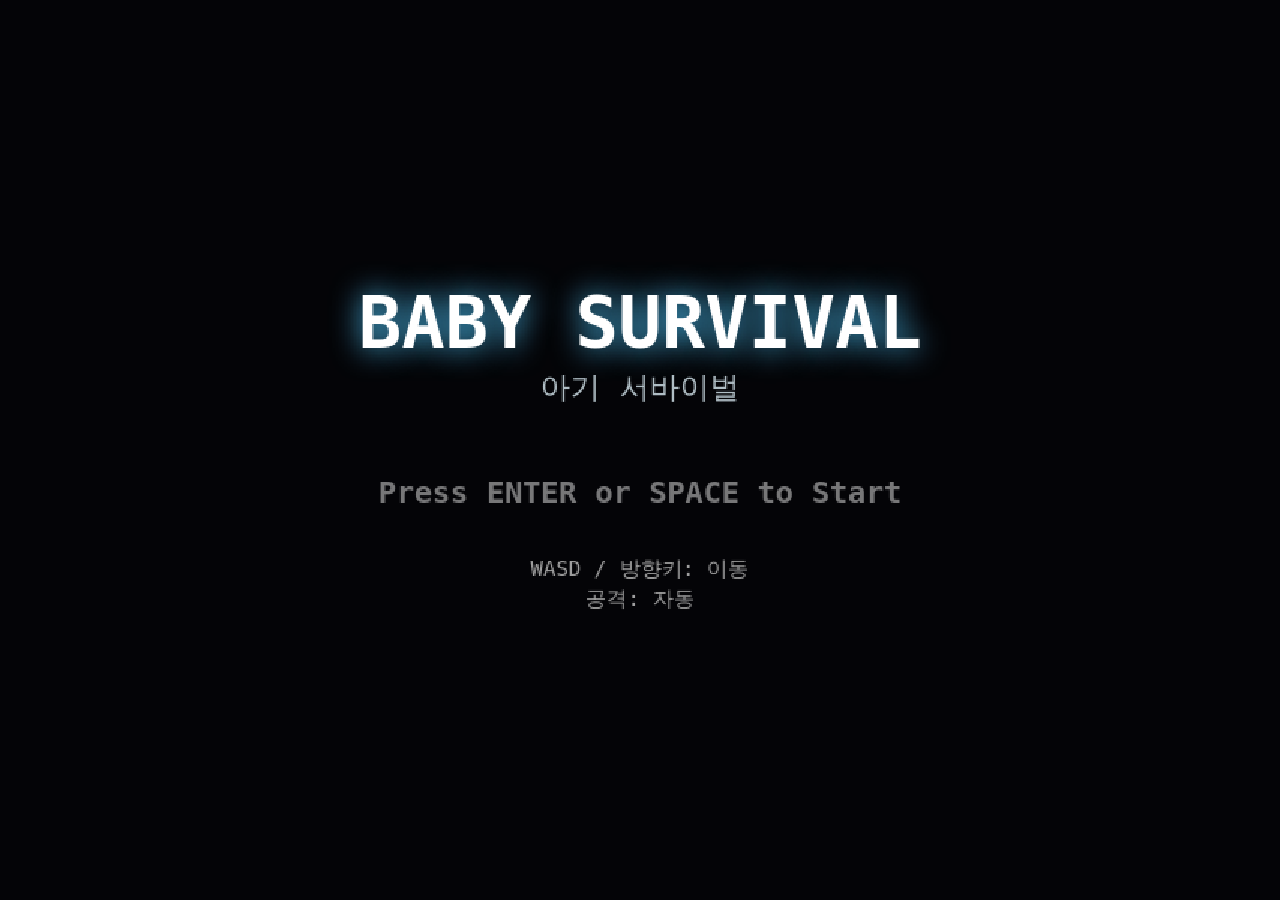
<file: src/index.html>
<!doctype html>
<html lang="ko">
	<head>
		<meta charset="UTF-8" />
		<meta
			name="viewport"
			content="width=device-width, initial-scale=1.0, maximum-scale=1.0, user-scalable=no, viewport-fit=cover"
		/>
		<meta name="apple-mobile-web-app-capable" content="yes" />
		<meta
			name="apple-mobile-web-app-status-bar-style"
			content="black-translucent"
		/>
		<meta name="mobile-web-app-capable" content="yes" />
		<title>Baby Survival</title>
		<style>
			* {
				margin: 0;
				padding: 0;
				box-sizing: border-box;
			}
			html,
			body {
				background: #0a0a1a;
				width: 100%;
				height: 100%;
				overflow: hidden;
				touch-action: none;
				-webkit-touch-callout: none;
				-webkit-user-select: none;
				user-select: none;
				position: fixed;
				top: 0;
				left: 0;
			}
			body {
				display: flex;
				justify-content: center;
				align-items: center;
			}
			canvas {
				image-rendering: pixelated;
				touch-action: none;
			}
		</style>
	</head>
	<body>
		<canvas id="gameCanvas"></canvas>
		<script type="module" src="js/main.js"></script>
	</body>
</html>
</file>
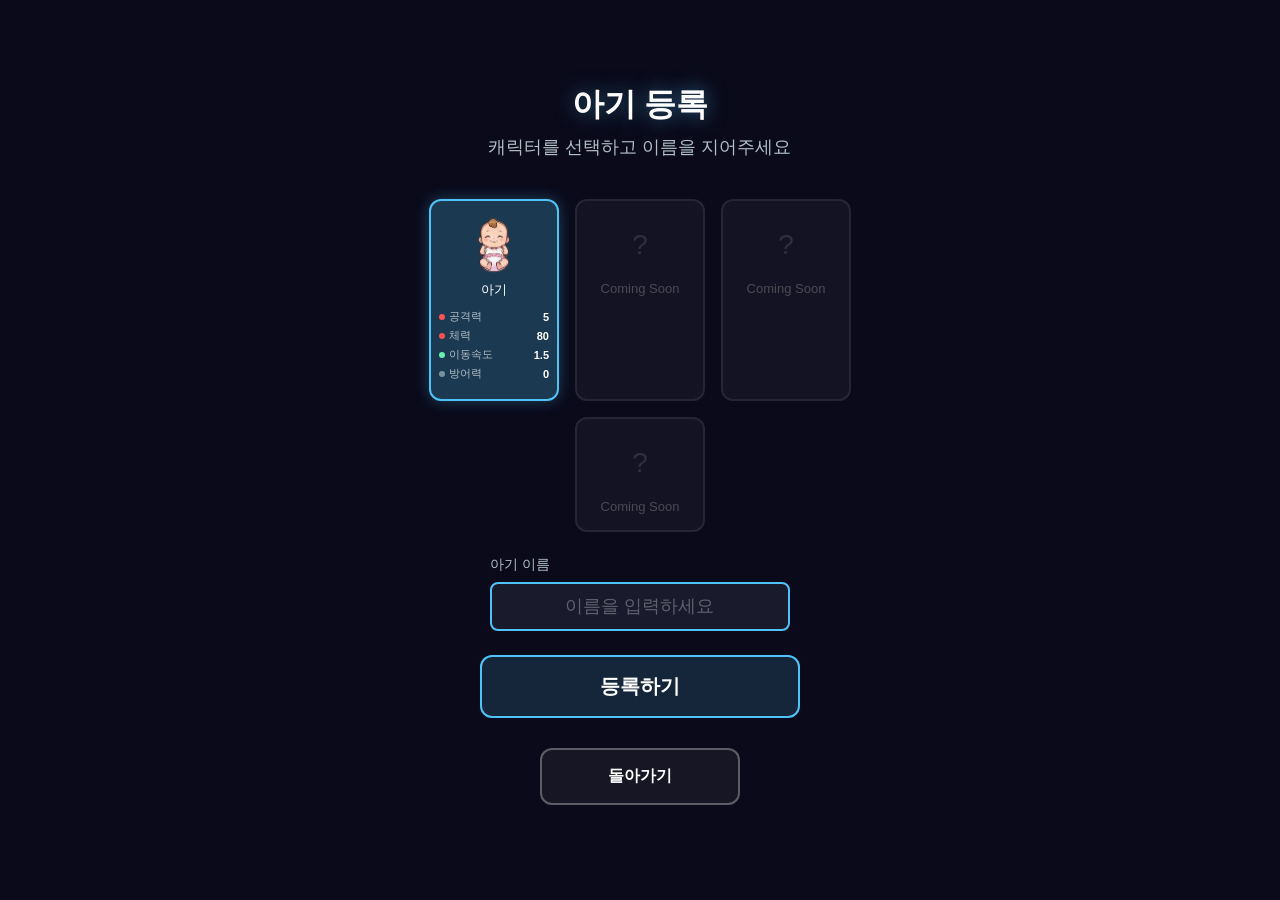
<file: src/register.html>
<!doctype html>
<html lang="ko">
<head>
    <meta charset="UTF-8" />
    <meta name="viewport" content="width=device-width, initial-scale=1.0, maximum-scale=1.0, user-scalable=no" />
    <meta name="apple-mobile-web-app-capable" content="yes" />
    <title>Baby Survival - 아기 등록</title>
    <link rel="stylesheet" href="css/common.css" />
    <style>
        body { overflow: auto; }
        .baby-card { width: 130px; }
        .card-stats {
            margin-top: 8px;
            text-align: left;
            font-size: 11px;
            color: #b0bec5;
        }
        .stat-row {
            display: flex;
            align-items: center;
            gap: 4px;
            padding: 2px 0;
        }
        .stat-dot {
            width: 6px;
            height: 6px;
            border-radius: 50%;
            flex-shrink: 0;
        }
        .stat-val {
            margin-left: auto;
            color: #fff;
            font-weight: bold;
        }
    </style>
</head>
<body>
    <div class="page-container">
        <div class="page-title" style="font-size: 32px;">아기 등록</div>
        <div class="page-subtitle">캐릭터를 선택하고 이름을 지어주세요</div>

        <div class="card-grid" id="cardGrid"></div>

        <div class="input-group">
            <label for="babyName">아기 이름</label>
            <input type="text" id="babyName" class="input-field"
                   placeholder="이름을 입력하세요" maxlength="8" autocomplete="off" />
        </div>

        <button class="btn btn-primary" id="btnRegister" disabled>등록하기</button>
        <a href="/" class="btn btn-back">돌아가기</a>
    </div>

    <script>
        const BABY_TYPES = [
            { id: 0, label: '아기', available: true, img: 'images/character/level1_baby_lying_front_b7f79d.png',
              stats: { hp: 80, attack: 5, speed: 1.5, defense: 0 } },
            { id: 1, label: 'Coming Soon', available: false },
            { id: 2, label: 'Coming Soon', available: false },
            { id: 3, label: 'Coming Soon', available: false },
        ];

        let selectedType = -1;
        const grid = document.getElementById('cardGrid');
        const nameInput = document.getElementById('babyName');
        const btnRegister = document.getElementById('btnRegister');

        BABY_TYPES.forEach((baby) => {
            const card = document.createElement('div');
            card.className = 'baby-card' + (baby.available ? '' : ' disabled');
            let statsHtml = '';
            if (baby.available && baby.stats) {
                const s = baby.stats;
                statsHtml = `<div class="card-stats">
                    <div class="stat-row"><span class="stat-dot" style="background:#ff5252"></span>공격력 <span class="stat-val">${s.attack}</span></div>
                    <div class="stat-row"><span class="stat-dot" style="background:#ef5350"></span>체력 <span class="stat-val">${s.hp}</span></div>
                    <div class="stat-row"><span class="stat-dot" style="background:#69f0ae"></span>이동속도 <span class="stat-val">${s.speed}</span></div>
                    <div class="stat-row"><span class="stat-dot" style="background:#78909c"></span>방어력 <span class="stat-val">${s.defense}</span></div>
                </div>`;
            }
            card.innerHTML = `
                <div class="preview">
                    ${baby.available && baby.img
                        ? '<img src="' + baby.img + '" alt="baby" />'
                        : '<span class="coming-soon-icon">?</span>'}
                </div>
                <div class="card-label">${baby.label}</div>
                ${statsHtml}
            `;
            if (baby.available) {
                card.addEventListener('click', () => {
                    document.querySelectorAll('.baby-card').forEach(c => c.classList.remove('selected'));
                    card.classList.add('selected');
                    selectedType = baby.id;
                    updateBtn();
                });
            }
            grid.appendChild(card);
        });

        const firstCard = grid.querySelector('.baby-card:not(.disabled)');
        if (firstCard) firstCard.click();

        nameInput.addEventListener('input', updateBtn);

        function updateBtn() {
            btnRegister.disabled = !(selectedType >= 0 && nameInput.value.trim().length > 0);
        }

        btnRegister.addEventListener('click', async () => {
            if (btnRegister.disabled) return;
            btnRegister.disabled = true;
            btnRegister.textContent = '등록 중...';

            const name = nameInput.value.trim();
            if (!name) return;

            await fetch('/api/babies', {
                method: 'POST',
                headers: { 'Content-Type': 'application/json' },
                body: JSON.stringify({ name, babyType: selectedType }),
            });

            window.location.href = '/select';
        });
    </script>
</body>
</html>
</file>
<file: src/css/common.css>
* {
    margin: 0;
    padding: 0;
    box-sizing: border-box;
}
html, body {
    background: #0a0a1a;
    width: 100%;
    height: 100%;
    overflow: hidden;
    touch-action: none;
    -webkit-touch-callout: none;
    -webkit-user-select: none;
    user-select: none;
    font-family: 'Noto Sans KR', sans-serif;
    color: #fff;
}
body {
    display: flex;
    justify-content: center;
    align-items: center;
}

/* 메뉴 페이지 공통 */
.page-container {
    width: 100%;
    max-width: 500px;
    padding: 40px 20px;
    text-align: center;
    overflow-y: auto;
    max-height: 100vh;
}

.page-title {
    font-size: 42px;
    font-weight: bold;
    margin-bottom: 8px;
    text-shadow: 0 0 20px rgba(79, 195, 247, 0.5);
}

.page-subtitle {
    font-size: 18px;
    color: #b0bec5;
    margin-bottom: 40px;
}

/* 버튼 */
.btn {
    display: block;
    width: 100%;
    max-width: 320px;
    margin: 12px auto;
    padding: 16px 24px;
    font-size: 20px;
    font-weight: bold;
    font-family: inherit;
    border: 2px solid;
    border-radius: 12px;
    cursor: pointer;
    transition: all 0.2s;
    text-decoration: none;
    color: #fff;
    background: transparent;
}
.btn:hover {
    transform: translateY(-2px);
    box-shadow: 0 4px 20px rgba(0,0,0,0.3);
}
.btn:active {
    transform: translateY(0);
}

.btn-primary {
    border-color: #4fc3f7;
    background: rgba(79, 195, 247, 0.15);
}
.btn-primary:hover {
    background: rgba(79, 195, 247, 0.3);
}

.btn-secondary {
    border-color: #ffb74d;
    background: rgba(255, 183, 77, 0.15);
}
.btn-secondary:hover {
    background: rgba(255, 183, 77, 0.3);
}

.btn-danger {
    border-color: #ef5350;
    background: rgba(239, 83, 80, 0.1);
    font-size: 14px;
    padding: 8px 16px;
    max-width: 160px;
}
.btn-danger:hover {
    background: rgba(239, 83, 80, 0.3);
}

.btn-back {
    border-color: rgba(255,255,255,0.3);
    background: rgba(255,255,255,0.05);
    font-size: 16px;
    max-width: 200px;
    margin-top: 30px;
}
.btn-back:hover {
    background: rgba(255,255,255,0.15);
}

/* 캐릭터 카드 */
.card-grid {
    display: flex;
    justify-content: center;
    gap: 16px;
    flex-wrap: wrap;
    margin: 24px 0;
}

.baby-card {
    width: 110px;
    padding: 16px 8px;
    border: 2px solid rgba(255,255,255,0.2);
    border-radius: 12px;
    background: rgba(50, 50, 70, 0.6);
    cursor: pointer;
    transition: all 0.2s;
    text-align: center;
}
.baby-card:hover {
    border-color: #4fc3f7;
    background: rgba(79, 195, 247, 0.15);
}
.baby-card.selected {
    border-color: #4fc3f7;
    background: rgba(79, 195, 247, 0.25);
    box-shadow: 0 0 15px rgba(79, 195, 247, 0.3);
}
.baby-card.disabled {
    opacity: 0.4;
    cursor: default;
    pointer-events: none;
}

.baby-card .preview {
    width: 56px;
    height: 56px;
    margin: 0 auto 8px;
    border-radius: 50%;
    overflow: hidden;
    display: flex;
    align-items: center;
    justify-content: center;
}
.baby-card .preview img {
    width: 100%;
    height: 100%;
    object-fit: contain;
}
.baby-card .preview .coming-soon-icon {
    font-size: 28px;
    color: rgba(255,255,255,0.3);
}

.baby-card .card-label {
    font-size: 13px;
    color: #aaa;
}
.baby-card.selected .card-label {
    color: #fff;
}

/* 입력 필드 */
.input-group {
    margin: 24px auto;
    max-width: 300px;
}
.input-group label {
    display: block;
    font-size: 14px;
    color: #b0bec5;
    margin-bottom: 8px;
    text-align: left;
}
.input-field {
    width: 100%;
    padding: 12px 16px;
    font-size: 18px;
    font-family: inherit;
    background: rgba(30, 30, 50, 0.8);
    border: 2px solid #4fc3f7;
    border-radius: 8px;
    color: #fff;
    outline: none;
    text-align: center;
}
.input-field::placeholder {
    color: rgba(255,255,255,0.3);
}
.input-field:focus {
    border-color: #81d4fa;
    box-shadow: 0 0 10px rgba(79, 195, 247, 0.3);
}

/* 등록된 아기 목록 */
.baby-list {
    max-width: 400px;
    margin: 0 auto;
}
.baby-list-item {
    display: flex;
    align-items: center;
    gap: 16px;
    padding: 16px;
    margin: 10px 0;
    border: 2px solid rgba(255,255,255,0.15);
    border-radius: 12px;
    background: rgba(50, 50, 70, 0.5);
    cursor: pointer;
    transition: all 0.2s;
}
.baby-list-item:hover {
    border-color: #4fc3f7;
    background: rgba(79, 195, 247, 0.15);
}
.baby-list-item .avatar {
    width: 48px;
    height: 48px;
    border-radius: 50%;
    overflow: hidden;
    flex-shrink: 0;
    display: flex;
    align-items: center;
    justify-content: center;
    background: rgba(79, 195, 247, 0.2);
}
.baby-list-item .avatar img {
    width: 100%;
    height: 100%;
    object-fit: contain;
}
.baby-list-item .info {
    flex: 1;
    text-align: left;
}
.baby-list-item .info .name {
    font-size: 18px;
    font-weight: bold;
}
.baby-list-item .info .stage {
    font-size: 13px;
    color: #b0bec5;
    margin-top: 2px;
}
.baby-list-item .delete-btn {
    background: none;
    border: none;
    color: rgba(255,255,255,0.3);
    font-size: 18px;
    cursor: pointer;
    padding: 4px 8px;
    border-radius: 4px;
}
.baby-list-item .delete-btn:hover {
    color: #ef5350;
    background: rgba(239, 83, 80, 0.2);
}

.empty-message {
    color: #666;
    font-size: 16px;
    padding: 40px 0;
}
</file>
